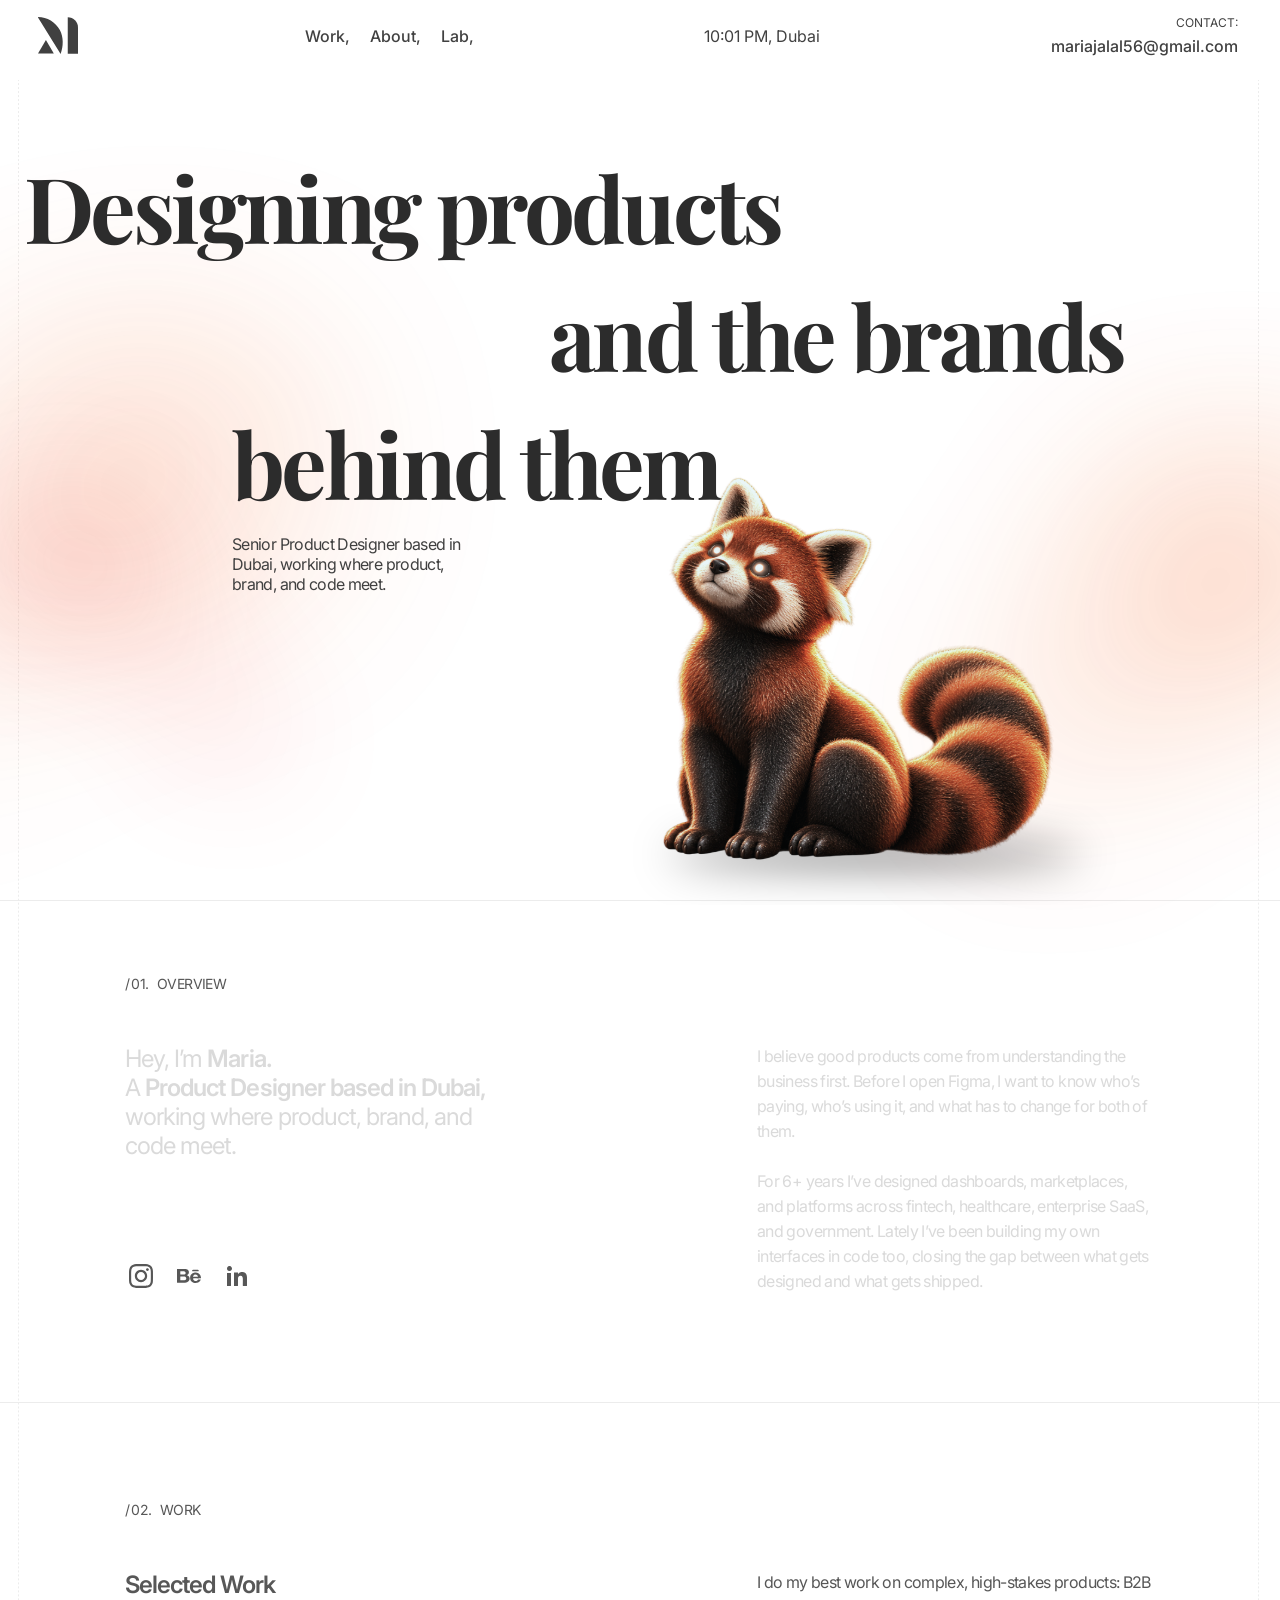
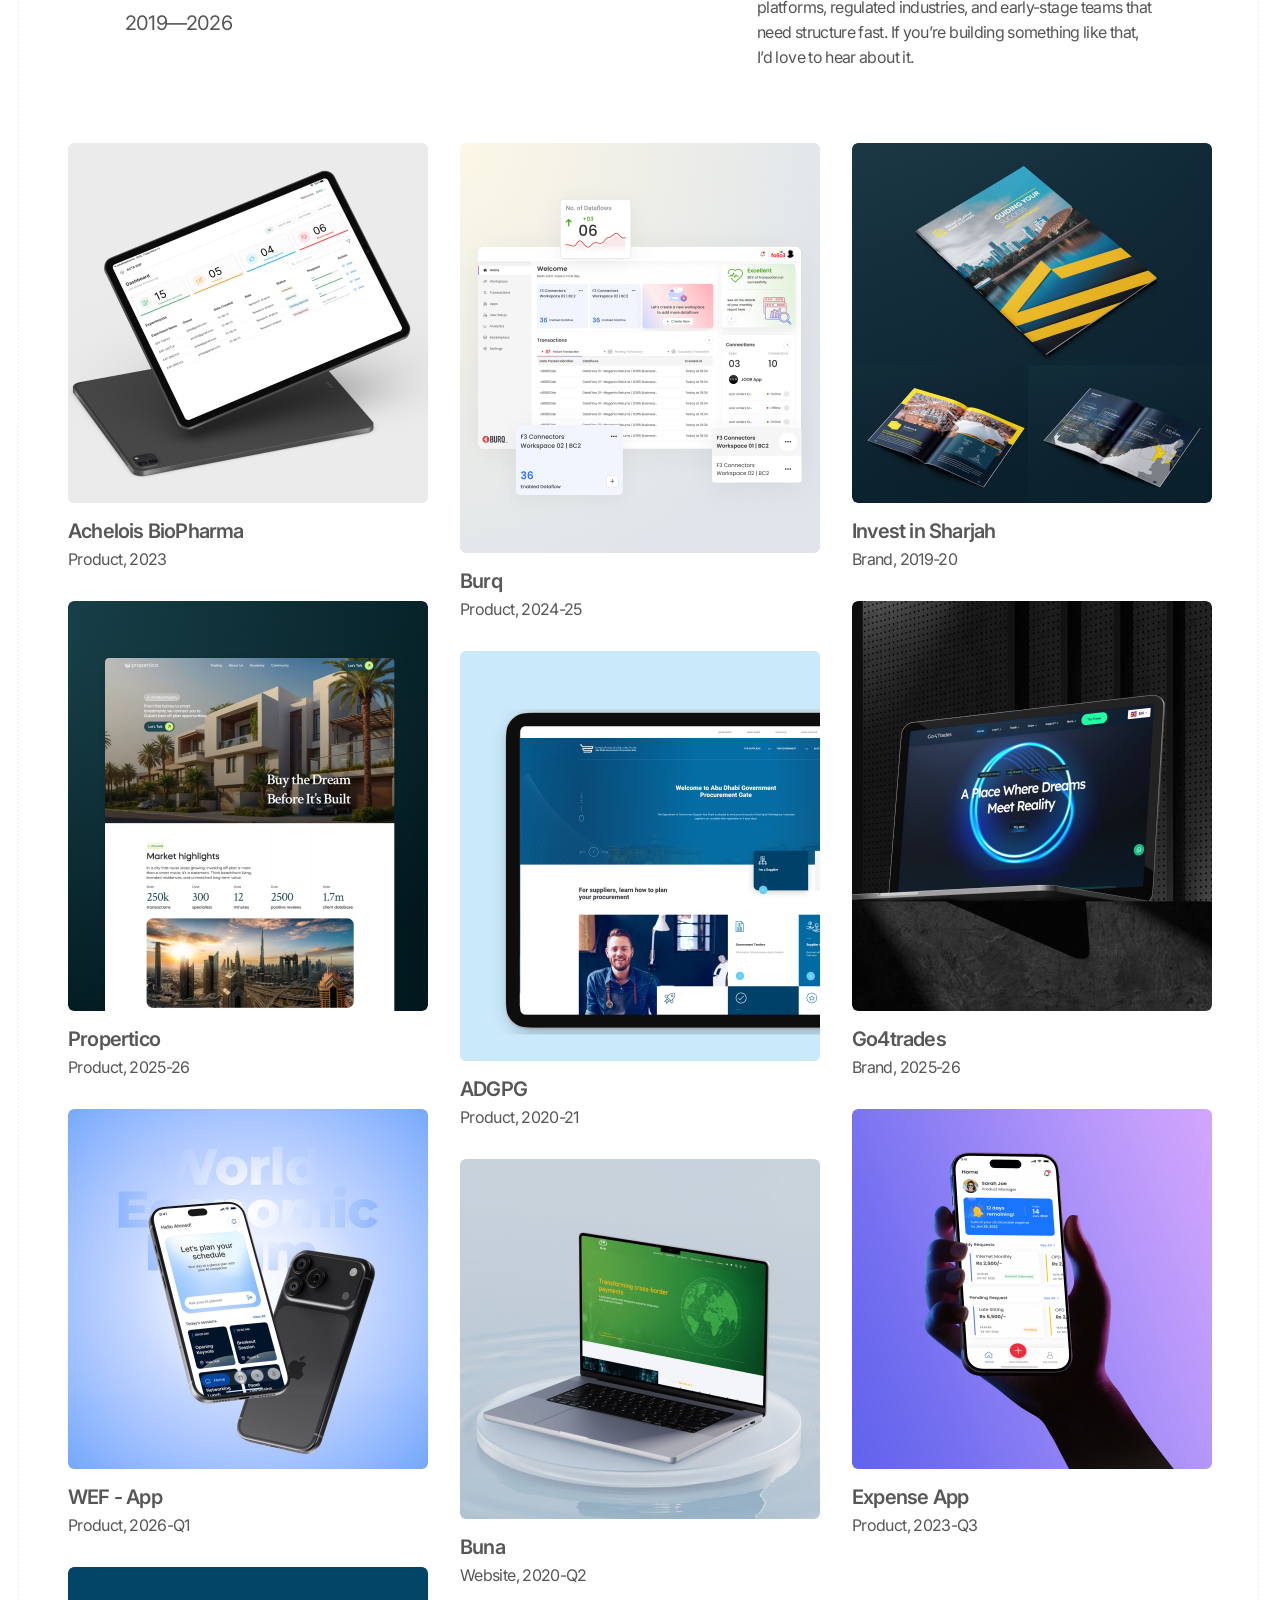
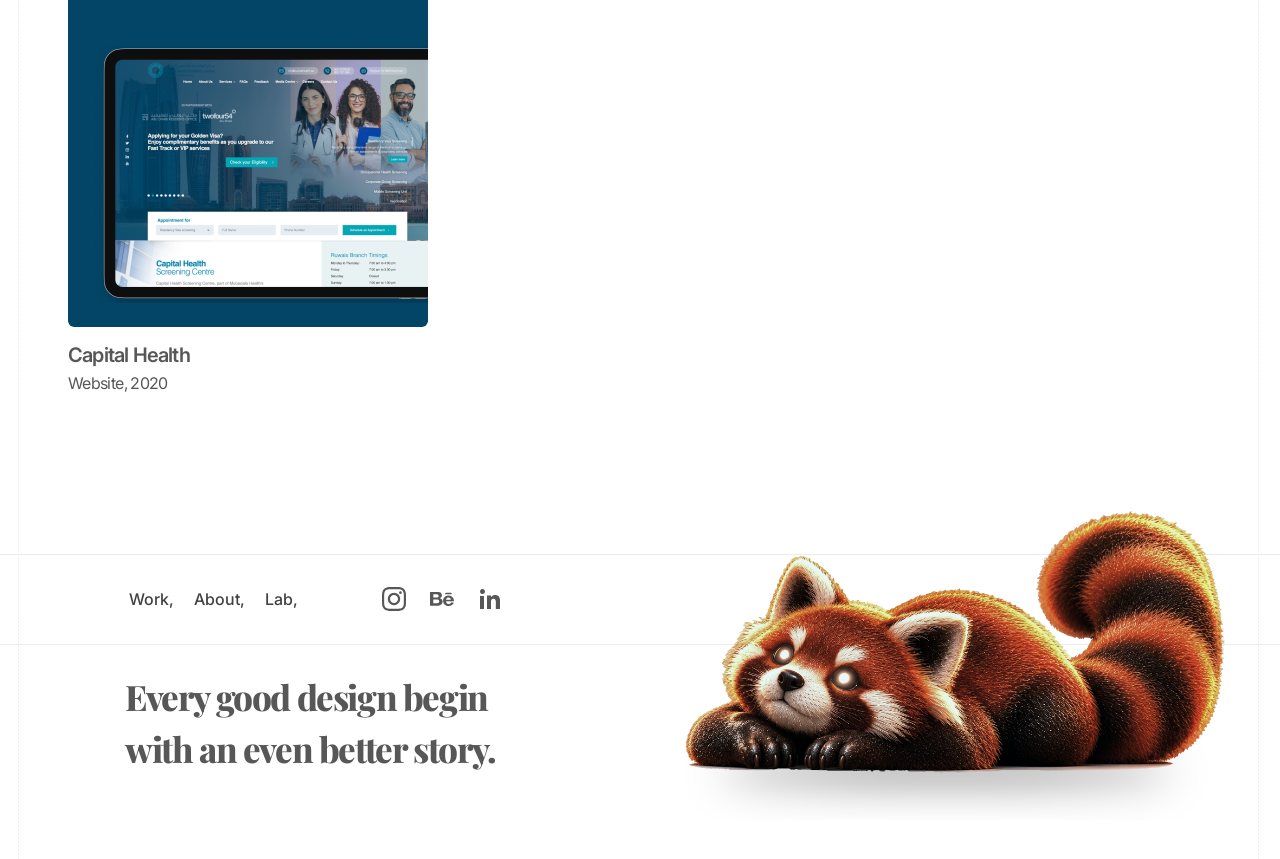
<file: index.html>
<!doctype html>
<html lang="en">
<head>
<meta charset="utf-8">
<meta name="viewport" content="width=device-width, initial-scale=1">
<title>Maria — Product Designer</title>
<link rel="icon" type="image/png" sizes="32x32" href="favicon-32.png">
<link rel="icon" type="image/svg+xml" href="favicon.svg">
<link rel="apple-touch-icon" href="apple-touch-icon.png">
<link rel="preconnect" href="https://fonts.googleapis.com">
<link href="https://fonts.googleapis.com/css2?family=Inter:wght@400;500;600&family=Playfair+Display:wght@700;800&display=swap" rel="stylesheet">
<link rel="stylesheet" href="style.css">
</head>
<body>
<div class="progress"></div>

<header class="nav" id="nav">
  <a class="logo" href="#top" aria-label="Home"><img src="assets/2fcf9.svg" alt=""></a>
  <nav class="links">
    <a href="#work" data-hover>Work,</a>
    <a href="#overview" data-hover>About,</a>
    <a href="#contact" data-hover>Lab,</a>
  </nav>
  <div class="clock"><span id="clock">--:--</span>, Dubai</div>
  <div class="contact"><small>CONTACT:</small><a href="mailto:mariajalal56@gmail.com" data-hover>mariajalal56@gmail.com</a></div>
</header>

<main id="top">
  <img class="guides" src="assets/d24c8.svg" alt="" aria-hidden="true">
  <!-- decorative blurred gradients -->
  <div class="blobs" aria-hidden="true">
    <div class="blob b1" data-depth="30"><img src="assets/8d439.svg" alt=""></div>
    <div class="blob b2" data-depth="-24"><img src="assets/bcca3.svg" alt=""></div>
    <div class="blob b3" data-depth="18"><img src="assets/64d30.svg" alt=""></div>
  </div>

  <section class="hero">
    <h1>
      <span class="line l1"><span class="inner">Designing products</span></span>
      <span class="line l2"><span class="inner">and the brands</span></span>
      <span class="line l3"><span class="inner">behind them</span></span>
    </h1>
    <p class="sub reveal">Senior Product Designer based in Dubai, working where product, brand, and code meet.</p>
    <div class="panda" aria-hidden="true"><i class="shadow"><img src="assets/0a470.svg" alt=""></i><img class="pic" src="assets/60ef1.png" alt=""></div>
  </section>

  <section class="section" id="overview">
    <div class="wrap">
      <div class="label"><span>/</span><span>01.</span> Overview</div>
      <div class="cols">
        <div class="left">
          <p class="big words">Hey, I’m <b>Maria.</b><br>A <b>Product Designer based in Dubai,</b> working where product, brand, and code meet.</p>
          <div class="social">
            <a href="https://www.instagram.com/create.mario/" target="_blank" rel="noopener noreferrer" aria-label="Instagram" data-hover><img src="assets/c7a79.svg" alt="" width="24"></a>
            <a href="https://www.behance.net/mariajalal56" target="_blank" rel="noopener noreferrer" aria-label="Behance" data-hover><img src="assets/d7c25.svg" alt="" width="24"></a>
            <a href="https://www.linkedin.com/in/maria-jalal/" target="_blank" rel="noopener noreferrer" aria-label="LinkedIn" data-hover><span class="li"><i style="inset:31.28% .12% .01% 35.75%"><img src="assets/8c63d.svg" alt=""></i><i style="inset:33.32% 77.36% .01% 1.88%"><img src="assets/fc608.svg" alt=""></i><i style="inset:0 75.68% 75.4% 0"><img src="assets/47b46.svg" alt=""></i></span></a>
          </div>
        </div>
        <div class="right words">
          <p>I believe good products come from understanding the business first. Before I open Figma, I want to know who’s paying, who’s using it, and what has to change for both of them.</p>
          <p>For 6+ years I’ve designed dashboards, marketplaces, and platforms across fintech, healthcare, enterprise SaaS, and government. Lately I’ve been building my own interfaces in code too, closing the gap between what gets designed and what gets shipped.</p>
        </div>
      </div>
    </div>
  </section>

  <section class="section" id="work">
    <div class="wrap">
      <div class="label"><span>/</span><span>02.</span> Work</div>
      <div class="cols head">
        <div><h2>Selected Work</h2><p class="years">2019—2026</p></div>
        <p class="right reveal">I do my best work on complex, high-stakes products: B2B platforms, regulated industries, and early-stage teams that need structure fast. If you’re building something like that, I’d love to hear about it.</p>
      </div>
    </div>

    <div class="grid" id="grid" aria-live="polite"></div>
  </section>

  <footer class="footer" id="contact">
    <div class="foot-row">
      <nav class="links">
        <a href="#work" data-hover>Work,</a>
        <a href="#overview" data-hover>About,</a>
        <a href="#top" data-hover>Lab,</a>
      </nav>
      <div class="social">
            <a href="https://www.instagram.com/create.mario/" target="_blank" rel="noopener noreferrer" aria-label="Instagram" data-hover><img src="assets/c7a79.svg" alt="" width="24"></a>
            <a href="https://www.behance.net/mariajalal56" target="_blank" rel="noopener noreferrer" aria-label="Behance" data-hover><img src="assets/d7c25.svg" alt="" width="24"></a>
            <a href="https://www.linkedin.com/in/maria-jalal/" target="_blank" rel="noopener noreferrer" aria-label="LinkedIn" data-hover><span class="li"><i style="inset:31.28% .12% .01% 35.75%"><img src="assets/8c63d.svg" alt=""></i><i style="inset:33.32% 77.36% .01% 1.88%"><img src="assets/fc608.svg" alt=""></i><i style="inset:0 75.68% 75.4% 0"><img src="assets/47b46.svg" alt=""></i></span></a>
          </div>
    </div>
    <p class="tagline">Every good design begin with an even better story.</p>
    <div class="panda foot" aria-hidden="true"><i class="shadow"><img src="assets/ed209.svg" alt=""></i><img class="pic" src="assets/df84e.png" alt=""></div>
  </footer>
</main>

<div class="cursor" id="cursor"></div>
<script src="lib.js"></script>
<script src="main.js"></script>
</body>
</html>
</file>
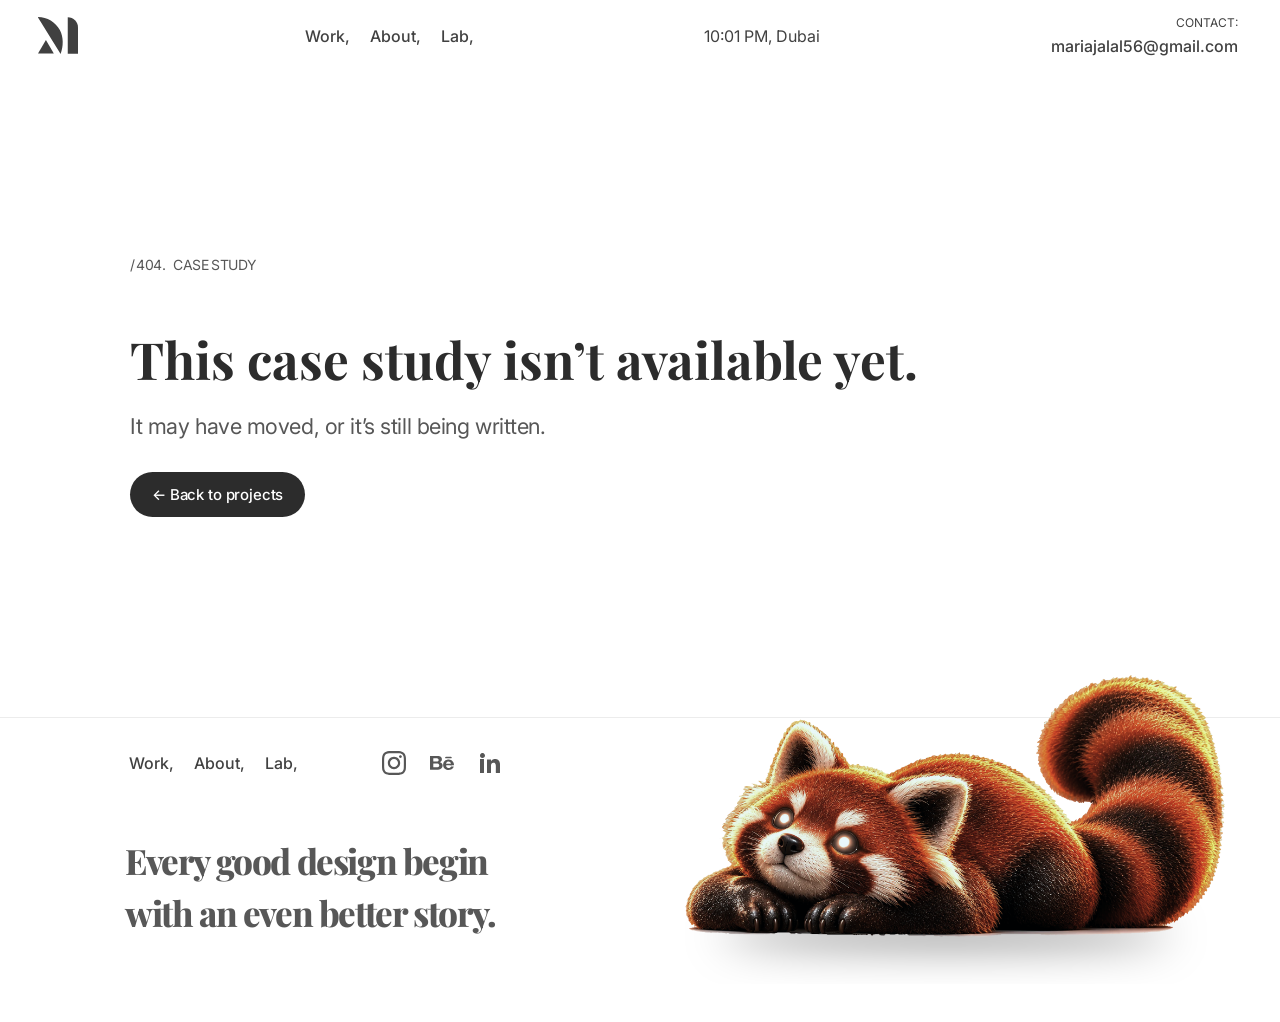
<file: project.html>
<!doctype html>
<html lang="en">
<head>
<meta charset="utf-8">
<meta name="viewport" content="width=device-width, initial-scale=1">
<title>Case study — Maria</title>
<meta name="description" content="Product design case study by Maria.">
<link rel="icon" type="image/png" sizes="32x32" href="favicon-32.png">
<link rel="icon" type="image/svg+xml" href="favicon.svg">
<link rel="apple-touch-icon" href="apple-touch-icon.png">
<link rel="preconnect" href="https://fonts.googleapis.com">
<link href="https://fonts.googleapis.com/css2?family=Inter:wght@400;500;600&family=Playfair+Display:ital,wght@0,700;0,800;1,700&display=swap" rel="stylesheet">
<link rel="stylesheet" href="style.css">
<link rel="stylesheet" href="project.css">
</head>
<body class="case-page">
<div class="progress"></div>

<header class="nav" id="nav">
  <a class="logo" href="index.html" aria-label="Home"><img src="assets/2fcf9.svg" alt=""></a>
  <nav class="links">
    <a href="index.html#work" data-hover>Work,</a>
    <a href="index.html#overview" data-hover>About,</a>
    <a href="index.html#contact" data-hover>Lab,</a>
  </nav>
  <div class="clock"><span id="clock">--:--</span>, Dubai</div>
  <div class="contact"><small>CONTACT:</small><a href="mailto:mariajalal56@gmail.com" data-hover>mariajalal56@gmail.com</a></div>
</header>

<main id="top">
  <div id="case" class="cs" aria-live="polite"><p class="cs-loading">Loading…</p></div>

  <footer class="footer" id="contact">
    <div class="foot-row">
      <nav class="links">
        <a href="index.html#work" data-hover>Work,</a>
        <a href="index.html#overview" data-hover>About,</a>
        <a href="index.html" data-hover>Lab,</a>
      </nav>
      <div class="social">
        <a href="https://www.instagram.com/create.mario/" target="_blank" rel="noopener noreferrer" aria-label="Instagram" data-hover><img src="assets/c7a79.svg" alt="" width="24"></a>
        <a href="https://www.behance.net/mariajalal56" target="_blank" rel="noopener noreferrer" aria-label="Behance" data-hover><img src="assets/d7c25.svg" alt="" width="24"></a>
        <a href="https://www.linkedin.com/in/maria-jalal/" target="_blank" rel="noopener noreferrer" aria-label="LinkedIn" data-hover><span class="li"><i style="inset:31.28% .12% .01% 35.75%"><img src="assets/8c63d.svg" alt=""></i><i style="inset:33.32% 77.36% .01% 1.88%"><img src="assets/fc608.svg" alt=""></i><i style="inset:0 75.68% 75.4% 0"><img src="assets/47b46.svg" alt=""></i></span></a>
      </div>
    </div>
    <p class="tagline">Every good design begin with an even better story.</p>
    <div class="panda foot" aria-hidden="true"><i class="shadow"><img src="assets/ed209.svg" alt=""></i><img class="pic" src="assets/df84e.png" alt=""></div>
  </footer>
</main>

<script src="lib.js"></script>
<script src="project.js"></script>
</body>
</html>
</file>
<file: style.css>
:root{--ink:#404040;--mid:#575757;--nav:#414141;--ease:cubic-bezier(.16,1,.3,1)}
*{box-sizing:border-box;margin:0;padding:0}
html{scrollbar-width:none}
body{font-family:Inter,system-ui,sans-serif;background:#fff;color:var(--mid);overflow-x:hidden;-webkit-font-smoothing:antialiased}
body::-webkit-scrollbar{display:none}
img{display:block}
a{color:inherit;text-decoration:none}
main{position:relative;overflow:hidden}
.guides{position:absolute;left:calc(50% - 26px);top:80px;width:1946px;height:4550px;max-width:none;transform:translateX(-50%);pointer-events:none;z-index:0}
.hero,.section,.footer{position:relative;z-index:1}

.progress{position:fixed;top:0;left:0;height:2px;width:100%;background:linear-gradient(90deg,#710BF5,#01FFD1);transform-origin:0 50%;transform:scaleX(0);z-index:100}

/* NAV */
.nav{position:fixed;top:-2px;left:0;right:0;z-index:50;display:flex;align-items:center;justify-content:space-between;
  padding:12px max(24px,calc(50vw - 602px));background:rgba(255,255,255,.1);backdrop-filter:blur(12px);
  font-size:16px;color:var(--nav);transition:transform .6s var(--ease)}
.nav.hide{transform:translateY(-100%)}
.logo img{width:40px;height:37px}
.links{display:flex;gap:12px}
.links a,.contact a{padding:5px 4px;font-weight:500;position:relative}
.clock{padding:5px 4px}
.contact{display:flex;flex-direction:column;align-items:flex-end}
.contact small{font-size:12px;margin-bottom:-4px;padding:5px 4px}
[data-hover]{transition:opacity .3s}
.links:hover a{opacity:.35}.links a:hover{opacity:1}
.nav .links a,.nav .clock,.nav .contact small,.nav .contact a{transition:color .35s,opacity .3s}
.nav .inv{color:#fff}

/* BLOBS */
.blobs{position:absolute;inset:0;height:1000px;pointer-events:none;overflow:hidden}
.blob{position:absolute;pointer-events:none;transition:transform .8s var(--ease)}
/* blur overflow per Figma: Vector 13 = -55.34%/-44.3%, 14 = -90.16%/-59.14%, 15 = -104%/-53.39% (14 & 15 mirrored) */
.blob img{position:absolute;max-width:none;width:auto;height:auto}
.b1 img{inset:-55.34% -44.3%;width:188.6%;height:210.68%}
.b2 img{inset:-90.16% -59.14%;width:218.28%;height:280.32%;transform:scaleX(-1)}
.b3 img{inset:-104% -53.39%;width:206.78%;height:308%;transform:scaleX(-1)}
.b1{left:1px;top:499px;width:316px;height:253px}
.b2{left:calc(75% - 12px);top:508px;width:372px;height:244px}
.b3{left:-227px;top:406px;width:487px;height:250px}

/* HERO */
/* Figma: 102px Playfair, lines at y=139/267/395 (128px pitch), colour #2c2c2c */
.hero{height:900px;padding-top:143px}
.hero h1{font-family:'Playfair Display',serif;font-weight:700;font-size:clamp(44px,7.08vw,102px);letter-spacing:-.04em;color:#2c2c2c;line-height:128px;position:relative}
.line{display:block;overflow:hidden;padding:0 0;white-space:nowrap}
.l1{padding-left:max(24px,calc(50% - 622px))}
.l2{padding-left:max(24px,calc(50% - 91px))}
.l3{padding-left:max(24px,calc(50% - 408px))}
.inner{display:inline-block;transform:translateY(110%);animation:up 1.3s var(--ease) forwards}
.l2 .inner{animation-delay:.12s}.l3 .inner{animation-delay:.24s}
@keyframes up{to{transform:none}}
.sub{position:absolute;left:max(24px,calc(50% - 408px));top:534px;width:231px;font-size:16px;letter-spacing:-.04em;color:var(--ink);z-index:2}

/* red panda mascots (hero 613x408, footer 555x370) + soft ground shadow */
.panda{position:absolute;left:calc(50% - 121px);top:473px;width:613px;height:408px;z-index:1;pointer-events:none}
.panda .pic{position:absolute;inset:0;width:100%;height:100%;object-fit:cover;transform:translateY(40px);opacity:0;animation:pop 1.4s .5s var(--ease) forwards}
.panda .shadow{position:absolute;left:150px;top:375px;width:411px;height:13px;display:block}
.panda .shadow img{position:absolute;max-width:none;inset:-338.46% -10.71%;width:121.42%;height:776.92%}
.panda.foot{left:calc(50% + 34px);top:-99px;width:555px;height:370px}
.panda.foot .shadow{left:46px;top:309.5px;width:452px;height:11.7px}
.panda.foot .shadow img{inset:-375.05% -9.73%;width:119.46%;height:850.1%}
.panda.foot .pic{animation:none;opacity:1;transform:none;transition:transform 1s var(--ease)}
.footer:hover .panda.foot .pic{transform:translateY(-6px)}
@keyframes pop{to{opacity:1;transform:none}}

.reveal{opacity:0;transform:translateY(24px);transition:opacity 1s var(--ease),transform 1s var(--ease)}
.reveal.in{opacity:1;transform:none}
.sub.reveal{transition-delay:.7s}

/* SECTIONS */
/* Figma: dividers at y=900 / 1402 / 3754; overview label y=975, work label y=1501 */
.section{padding:75px 0 80px}
#overview{min-height:502px}
#work{padding:99px 0 161px}
.wrap{width:min(1030px,calc(100% - 48px));margin:0 auto}
.label{font-size:14px;text-transform:uppercase;letter-spacing:-.04em;display:flex;gap:8px;margin-bottom:52px}
.label span:first-child{margin-right:-6px}
.cols{display:flex;justify-content:space-between;gap:40px}
.left,.right{width:398px}
.left .big{font-size:24px;letter-spacing:-.04em;line-height:normal;margin-bottom:100px}
.left .big b{font-weight:600}
.right p{font-size:16px;line-height:25px;letter-spacing:-.04em;margin-bottom:25px}
.social{display:flex;gap:16px}
.social a{width:32px;height:32px;display:grid;place-items:center;transition:transform .4s var(--ease)}
.social a:hover{transform:translateY(-4px) scale(1.15)}
.li{position:relative;width:21px;height:20px;display:block}
.li i{position:absolute;display:block}.li i img{width:100%;height:100%}
h2{font-size:24px;font-weight:600;letter-spacing:-.04em;margin-bottom:12px}
.years{font-size:20px;letter-spacing:-.04em}
.head{margin-bottom:73px}
.head .right{font-size:16px;line-height:25px;letter-spacing:-.04em}

/* word-by-word scroll reveal */
.w{opacity:.22;transition:opacity .35s linear}
.w.on{opacity:1}

/* GRID */
.grid{display:flex;gap:32px;justify-content:center;padding:0 24px}
.col{display:flex;flex-direction:column;gap:32px;width:360px;will-change:transform}
.project{display:block;opacity:0;transform:translateY(60px);transition:opacity 1.1s var(--ease),transform 1.1s var(--ease)}
.project.in{opacity:1;transform:none}
.thumb{height:360px;border-radius:6px;overflow:hidden;background:#eee;margin-bottom:16px}
.project.big .thumb{height:410px}
.thumb img{width:100%;height:100%;object-fit:cover;transition:transform 1.2s var(--ease)}
.project:hover .thumb img{transform:scale(1.06)}
.project h3{font-size:20px;font-weight:600;letter-spacing:-.04em;margin-bottom:6px;transition:transform .5s var(--ease)}
.project p{font-size:16px;letter-spacing:-.04em}
.project:hover h3{transform:translateX(6px)}

/* FOOTER */
/* Figma: footer band 3754→4059; link row at y=3783 (29px in), tagline at y=3871 (117px in) */
.footer{height:305px}
.foot-row{position:absolute;left:max(24px,calc(50% - 515px));top:29px;display:flex;align-items:center;gap:76px;color:var(--nav);z-index:2}
.foot-row .links a{font-size:16px;font-weight:500;color:var(--nav)}
.tagline{position:absolute;left:max(24px,calc(50% - 515px));top:117px;width:400px;font-family:'Playfair Display',serif;font-weight:800;font-size:35px;line-height:1.484;letter-spacing:-.04em;color:var(--mid);z-index:2}

/* cursor */
.cursor{position:fixed;left:0;top:0;width:14px;height:14px;margin:-7px;border-radius:50%;background:#710BF5;mix-blend-mode:multiply;pointer-events:none;z-index:200;transition:width .3s var(--ease),height .3s var(--ease),margin .3s var(--ease),opacity .3s;opacity:0}
.cursor.big{width:72px;height:72px;margin:-36px;background:#01FFD1}
@media (hover:none){.cursor{display:none}}

@media (max-width:1100px){
  .hero{height:820px;padding-top:110px}.hero h1{line-height:1.25}#overview{min-height:0}
  .panda{left:auto;right:0;top:400px;width:min(613px,92vw);height:auto;aspect-ratio:613/408}
  .panda .shadow{display:none}
  .footer{height:auto;padding:29px 24px 300px}
  .foot-row,.tagline{position:static;margin:0 0 32px;flex-wrap:wrap}
  .tagline{width:min(400px,100%)}
  .panda.foot{top:auto;bottom:0;left:auto;right:0;width:min(555px,88vw);height:auto;aspect-ratio:555/370}
  .grid{flex-direction:column;align-items:center}
  .col{width:min(360px,100%)}
  .cols{flex-direction:column}.left,.right{width:100%}
  .l1,.l2,.l3{padding-left:24px}
  .sub{left:24px;top:330px}
  .nav .clock{display:none}
}
@media (prefers-reduced-motion:reduce){.inner,.panda .pic{animation:none;transform:none;opacity:1}.project,.reveal{opacity:1;transform:none}}


/* ---------- MOBILE MENU (phones) ---------- */
.menu-btn{display:none;width:44px;height:44px;margin-right:-10px;border:0;background:none;color:inherit;cursor:pointer;position:relative;-webkit-tap-highlight-color:transparent}
.menu-btn span{position:absolute;left:11px;right:11px;height:2px;border-radius:2px;background:currentColor;transition:transform .45s var(--ease),top .45s var(--ease),background .3s}
.menu-btn span:nth-child(1){top:18px}
.menu-btn span:nth-child(2){top:25px}
.menu-btn[aria-expanded="true"] span:nth-child(1){top:21px;transform:rotate(45deg)}
.menu-btn[aria-expanded="true"] span:nth-child(2){top:21px;transform:rotate(-45deg)}
.mobile-menu{display:none}
html.menu-open,html.menu-open body{overflow:hidden}
.nav.menu-open{transform:none !important}
.nav.menu-open .menu-btn{color:var(--nav)}
.menu-open .pill,.menu-open .draft-note{opacity:0;pointer-events:none}

@media (max-width:760px){
  .nav .links,.nav .clock,.nav .contact{display:none}
  .menu-btn{display:block}
  .mobile-menu{display:flex;flex-direction:column;justify-content:space-between;position:fixed;inset:0;z-index:49;
    padding:108px 24px max(32px,env(safe-area-inset-bottom));overflow-y:auto;
    background:rgba(255,255,255,.97);-webkit-backdrop-filter:blur(18px);backdrop-filter:blur(18px);
    visibility:hidden;opacity:0;transition:opacity .4s var(--ease),visibility 0s .4s}
  .mobile-menu[aria-hidden="false"]{visibility:visible;opacity:1;transition:opacity .4s var(--ease),visibility 0s}
  .mm-links{display:flex;flex-direction:column;gap:6px}
  .mm-links a{display:block;font-family:'Playfair Display',serif;font-weight:700;font-size:clamp(44px,13vw,64px);line-height:1.1;letter-spacing:-.04em;color:#2c2c2c;
    padding:6px 0;opacity:0;transform:translateY(28px);
    transition:opacity .5s calc(var(--i) * 70ms + 100ms),transform .8s var(--ease) calc(var(--i) * 70ms + 100ms)}
  .mobile-menu[aria-hidden="false"] .mm-links a{opacity:1;transform:none}
  .mm-foot{display:flex;flex-direction:column;gap:14px;padding-top:40px;opacity:0;transform:translateY(20px);transition:opacity .5s .35s,transform .8s var(--ease) .35s}
  .mobile-menu[aria-hidden="false"] .mm-foot{opacity:1;transform:none}
  .mm-label{font-size:12px;text-transform:uppercase;letter-spacing:.02em;color:#8a8a8a}
  .mm-mail{font-size:20px;font-weight:500;letter-spacing:-.03em;color:var(--nav);word-break:break-all}
  .mm-social{display:flex;gap:16px;margin-top:4px}
  .mm-time{font-size:14px;color:#8a8a8a;margin-top:8px}
}
@media (prefers-reduced-motion:reduce){.mobile-menu,.mm-links a,.mm-foot,.menu-btn span{transition:none}}
</file>
<file: project.css>
/* Case-study page — layout follows the Framer "case-study-burq" structure, styled with the portfolio's type + palette */
html{scroll-behavior:auto}
.case-page main{overflow:visible}
.cs{padding-top:96px}
.cs-wrap{width:min(1020px,calc(100% - 48px));margin:0 auto}
.cs-loading{text-align:center;padding:200px 0;color:var(--mid)}

.draft-note{position:fixed;top:78px;left:50%;transform:translateX(-50%);z-index:55;background:#2c2c2c;color:#fff;font-size:13px;padding:8px 16px;border-radius:999px;max-width:calc(100% - 24px);text-align:center}

/* hero */
.cs-hero{padding-top:64px}
.eyebrow{font-size:14px;text-transform:uppercase;letter-spacing:-.02em;color:var(--mid);margin-bottom:16px}
.cs-hero h1{font-family:'Playfair Display',serif;font-weight:700;font-size:clamp(34px,4.6vw,60px);line-height:1.1;letter-spacing:-.035em;color:#2c2c2c;max-width:900px;margin-bottom:24px}
.lead{font-size:clamp(17px,1.7vw,22px);line-height:1.6;letter-spacing:-.02em;color:var(--mid);max-width:880px}
.hero-img{width:min(1200px,calc(100% - 48px));margin:56px auto 0;border-radius:20px;overflow:hidden;background:#f4f4f4;border:1px solid #eee}
.hero-img img{width:100%;height:auto}
.hero-img.compact{width:min(640px,calc(100% - 48px))}

/* meta row */
.cs-meta{display:flex;justify-content:space-between;align-items:flex-end;gap:24px;flex-wrap:wrap;padding:40px 0;margin-top:56px;border-bottom:1px solid #ececec}
.cs-meta dl{display:flex;gap:56px;flex-wrap:wrap}
.cs-meta dt{font-size:12px;text-transform:uppercase;letter-spacing:.02em;color:#8a8a8a;margin-bottom:6px}
.cs-meta dd{font-size:17px;font-weight:500;color:#2c2c2c;letter-spacing:-.02em}

.btn{display:inline-flex;align-items:center;gap:8px;padding:13px 22px;border-radius:999px;background:#2c2c2c;color:#fff;font-weight:500;font-size:15px;letter-spacing:-.01em;transition:transform .4s var(--ease),background .3s,color .3s}
.btn:hover{transform:translateY(-2px)}
.btn.outline{background:transparent;color:#2c2c2c;border:1px solid #cfcfcf}
.btn.outline:hover{background:#2c2c2c;color:#fff;border-color:#2c2c2c}

/* sections */
.cs-sec{padding-top:112px}
.cs-sec .label{margin-bottom:28px}
.cs h2{font-family:'Playfair Display',serif;font-weight:700;font-size:clamp(28px,3.2vw,42px);line-height:1.15;letter-spacing:-.03em;color:#2c2c2c;max-width:820px;margin-bottom:24px}
.cs h3{font-size:22px;font-weight:600;letter-spacing:-.03em;color:#2c2c2c;margin-bottom:14px}
.prose{max-width:820px}
.prose p,.prose li{font-size:18px;line-height:1.7;letter-spacing:-.015em;color:var(--mid)}
.prose p+p,.prose p+ul,.prose ul+p{margin-top:18px}
.prose ul{padding-left:22px}
.prose b{color:#2c2c2c;font-weight:600}
.prose a{text-decoration:underline}
.item{margin-top:48px}
.item .prose{margin-bottom:28px}
figure img{width:100%;height:auto;border-radius:16px;border:1px solid #eee;background:#f4f4f4}
figcaption{margin-top:12px;font-size:14px;color:#8a8a8a;letter-spacing:-.01em}
.pair{display:grid;grid-template-columns:1fr 1fr;gap:20px;margin-top:48px}
.pair figure img{aspect-ratio:500/480;object-fit:cover}

/* impact */
.impact h3{font-family:'Playfair Display',serif;font-size:clamp(24px,2.4vw,32px);font-weight:700;margin-bottom:12px}
.impact>p{font-size:18px;color:var(--mid);max-width:700px;margin-bottom:32px}
.stats{display:grid;grid-template-columns:repeat(var(--n,3),1fr);gap:20px}
.stat{border-radius:20px;padding:32px 28px;display:flex;flex-direction:column;gap:10px;min-height:190px;justify-content:flex-end}
.stat strong{font-family:'Playfair Display',serif;font-size:clamp(44px,5vw,68px);line-height:1;letter-spacing:-.04em;color:#2c2c2c}
.stat span{font-size:16px;line-height:1.4;color:var(--mid)}
.s0{background:linear-gradient(160deg,#e8fff9,#f6fffd)}
.s1{background:linear-gradient(160deg,#f1e9ff,#faf7ff)}
.s2{background:linear-gradient(160deg,#ffeee6,#fff9f6)}

/* quote + cta */
.quote{padding-top:112px}
.quote blockquote{font-family:'Playfair Display',serif;font-style:italic;font-weight:700;font-size:clamp(24px,3vw,38px);line-height:1.3;letter-spacing:-.025em;color:#2c2c2c;max-width:860px}
.quote p{margin-top:20px;display:flex;flex-direction:column;gap:2px;font-size:16px;color:var(--mid)}
.quote p span{font-size:14px;color:#8a8a8a}
.cta{padding:128px 0 150px}
.cta h2{margin-bottom:14px}
.cta p{font-size:18px;color:var(--mid);max-width:560px;line-height:1.6}
.cta-row{display:flex;gap:12px;flex-wrap:wrap;margin-top:28px}
.cs-missing{padding:160px 0 200px}
.cs-missing h1{font-family:'Playfair Display',serif;font-size:clamp(30px,4vw,52px);margin:12px 0 16px;color:#2c2c2c}
.cs-missing .lead{margin-bottom:28px}

/* floating section nav */
.pill{position:fixed;left:50%;bottom:24px;transform:translateX(-50%);z-index:60;display:flex;gap:2px;max-width:calc(100% - 24px);overflow-x:auto;scrollbar-width:none;
  padding:6px;border-radius:999px;background:rgba(255,255,255,.82);backdrop-filter:blur(14px);box-shadow:0 8px 30px rgba(0,0,0,.08),0 0 0 1px rgba(0,0,0,.06)}
.pill::-webkit-scrollbar{display:none}
.pill a{white-space:nowrap;padding:9px 14px;border-radius:999px;font-size:14px;font-weight:500;color:var(--mid);transition:background .3s,color .3s}
.pill a:hover{color:#2c2c2c}
.pill a.on{background:#2c2c2c;color:#fff}
.pill .back{color:#2c2c2c;margin-right:6px;border-right:1px solid #e3e3e3;border-radius:999px 0 0 999px}

/* footer on case pages: no guides, so give the panda room above it */
.case-page .footer{margin-top:0;border-top:1px solid #ececec}

@media (max-width:760px){
  .cs{padding-top:84px}
  .cs-sec{padding-top:80px}
  .cs-meta dl{gap:28px}
  .pair,.stats{grid-template-columns:1fr}
  .hero-img{border-radius:14px}
  .prose p,.prose li{font-size:17px}
}
@media (prefers-reduced-motion:reduce){.reveal{opacity:1;transform:none}}
</file>
